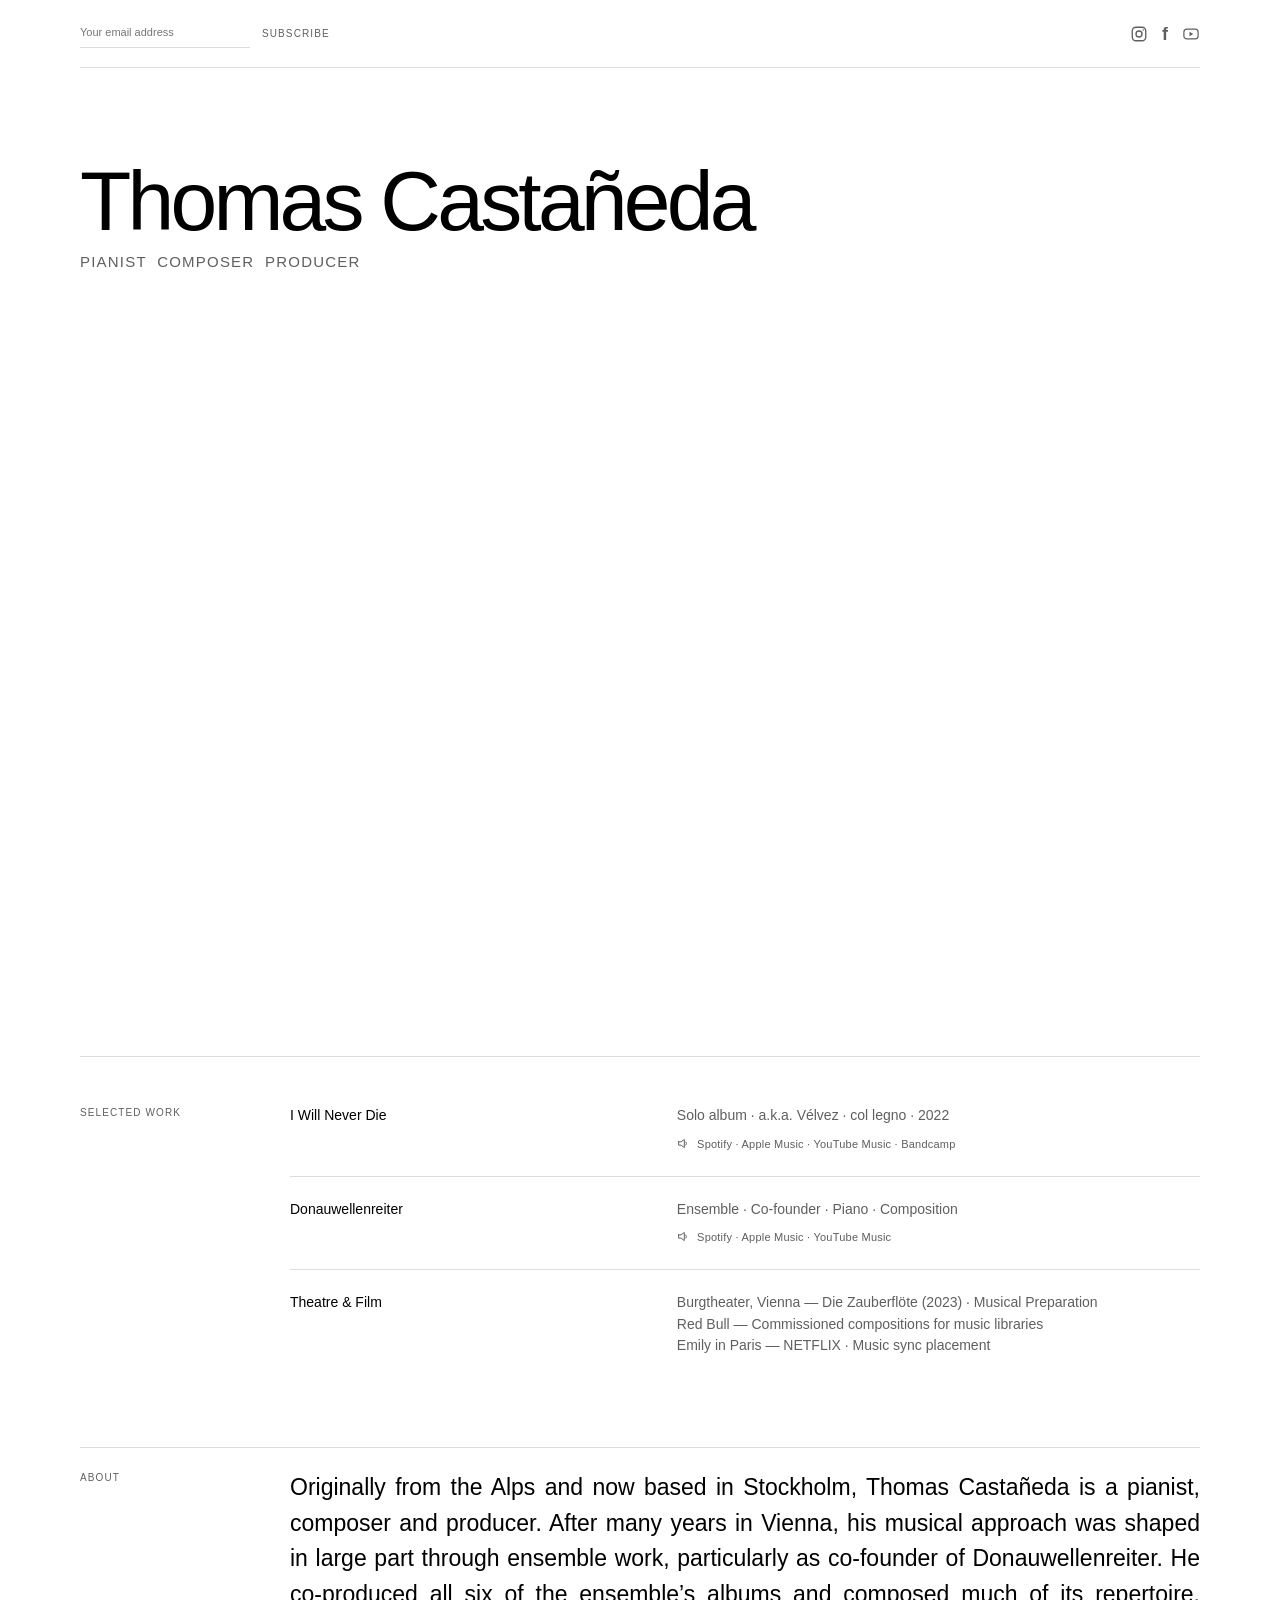
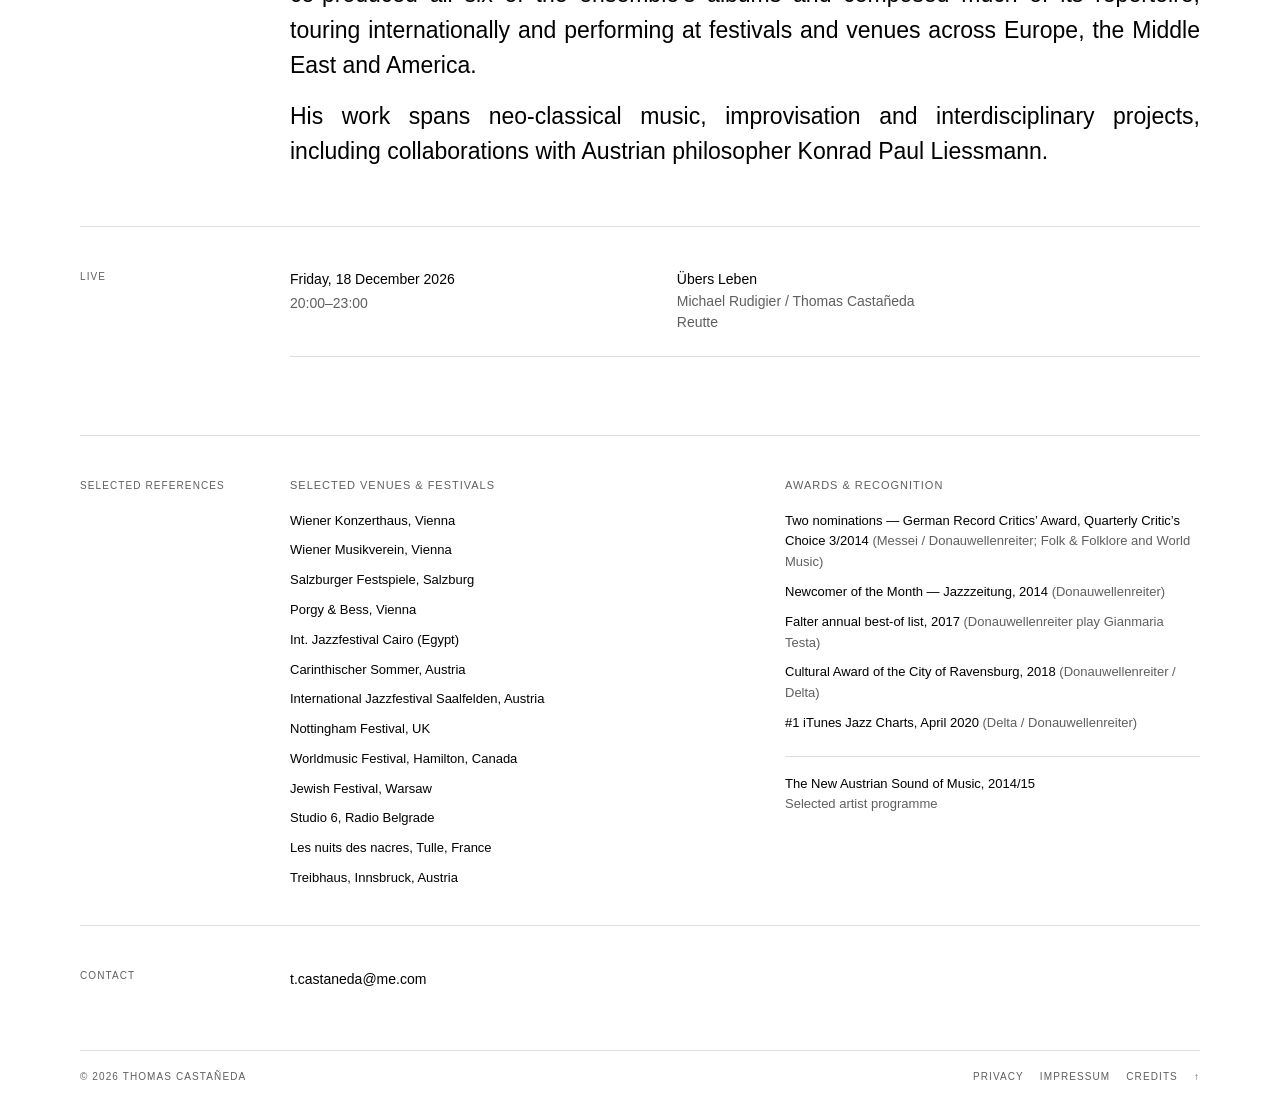
<file: index.html>
<!doctype html>
<html lang="en">
<head>
  <meta charset="utf-8">
  <meta name="viewport" content="width=device-width, initial-scale=1">
  <meta name="description" content="Thomas Castañeda — Pianist, Composer, Producer.">
  <title>Thomas Castañeda</title>
  <link rel="stylesheet" href="styles.css">
</head>
<body>
  <header class="header" id="top">
    <form class="newsletter-form" action="https://velvez.us10.list-manage.com/subscribe/post?u=10eafa0032c829d3c3b217165&amp;id=fcda5d1cf9&amp;f_id=009347e4f0" method="post" target="_blank">
      <label class="visually-hidden" for="newsletter-email">Email address</label>
      <input id="newsletter-email" type="email" name="EMAIL" placeholder="Your email address" required>
      <div aria-hidden="true" style="position:absolute;left:-5000px;">
        <input type="text" name="b_10eafa0032c829d3c3b217165_fcda5d1cf9" tabindex="-1" value="">
      </div>
      <button type="submit">Subscribe</button>
    </form>
    <div class="header-links">
      <div class="social-links" aria-label="Social media">
        <a href="https://www.instagram.com/thomas__castaneda/" target="_blank" rel="noopener noreferrer" aria-label="Instagram">
          <svg class="social-icon instagram-icon" viewBox="0 0 24 24" aria-hidden="true" focusable="false">
            <rect x="3" y="3" width="18" height="18" rx="5"></rect>
            <circle cx="12" cy="12" r="4"></circle>
            <circle class="instagram-dot" cx="17.5" cy="6.5" r="1"></circle>
          </svg>
        </a>
        <a href="https://www.facebook.com/share/1A1NjAuutL/?mibextid=wwXIfr" target="_blank" rel="noopener noreferrer" aria-label="Facebook">f</a>
        <a href="https://www.youtube.com/@thomas_castaneda" target="_blank" rel="noopener noreferrer" aria-label="YouTube">
          <svg class="social-icon youtube-icon" viewBox="0 0 24 24" aria-hidden="true" focusable="false">
            <rect x="2.5" y="5.5" width="19" height="13" rx="4"></rect>
            <path d="M10 9l5 3-5 3z" fill="currentColor" stroke="none"></path>
          </svg>
        </a>
      </div>
    </div>
  </header>

  <main>
    <section class="intro" aria-labelledby="artist-name">
      <div>
        <h1 id="artist-name">Thomas Castañeda</h1>
        <p class="roles">Pianist&nbsp;&nbsp;Composer&nbsp;&nbsp;Producer</p>
      </div>
      <div class="portrait video-frame main-video">
        <iframe src="https://www.youtube-nocookie.com/embed/ZRBR51esUcw?rel=0&amp;autoplay=1&amp;mute=1&amp;playsinline=1" title="Thomas Castañeda video" loading="eager" referrerpolicy="strict-origin-when-cross-origin" allow="accelerometer; autoplay; clipboard-write; encrypted-media; gyroscope; picture-in-picture; web-share" allowfullscreen></iframe>
      </div>
    </section>

    <section class="work" id="work">
      <h2>Selected work</h2>
      <div class="work-list">
        <div class="work-row">
          <span><em>I Will Never Die</em></span>
          <span class="work-details">
            Solo album · a.k.a. Vélvez · col legno · 2022
            <!-- Replace each PASTE_..._HERE value with the album's real URL. -->
            <small class="streaming-links"><svg class="audio-symbol" viewBox="0 0 16 16" aria-hidden="true" focusable="false"><path d="M2 6v4h3l4 3V3L5 6H2z"></path><path d="M11 6.2a3 3 0 0 1 0 3.6"></path></svg>
              <span class="streaming-link" data-url="https://open.spotify.com/album/0kf7p2pj3dYbKxQTlmtA3h">Spotify</span> ·
              <span class="streaming-link" data-url="https://music.apple.com/us/album/i-will-never-die/1615791599">Apple Music</span> ·
              <span class="streaming-link" data-url="https://music.youtube.com/browse/MPREb_s4MVzundbfX">YouTube Music</span> ·
              <span class="streaming-link" data-url="https://vlvez.bandcamp.com/album/i-will-never-die?label=3779965848&amp;tab=merch">Bandcamp</span>
            </small>
          </span>
        </div>
        <div class="work-row">
          <span>Donauwellenreiter</span>
          <span class="work-details">
            Ensemble · Co-founder · Piano · Composition
            <!-- Replace each PASTE_..._HERE value with the album's real URL. -->
            <small class="streaming-links"><svg class="audio-symbol" viewBox="0 0 16 16" aria-hidden="true" focusable="false"><path d="M2 6v4h3l4 3V3L5 6H2z"></path><path d="M11 6.2a3 3 0 0 1 0 3.6"></path></svg>
              <span class="streaming-link" data-url="https://open.spotify.com/artist/2P6MIlkFdX0Kh0b2Clp7xG">Spotify</span> ·
              <span class="streaming-link" data-url="https://music.apple.com/us/album/delta/1503269849">Apple Music</span> ·
              <span class="streaming-link" data-url="https://music.youtube.com/browse/MPREb_rW6gdsQK0rd">YouTube Music</span>
            </small>
          </span>
        </div>
        <div class="work-row"><span>Theatre &amp; Film</span><span>Burgtheater, Vienna — <em>Die Zauberflöte</em> (2023) · Musical Preparation<br>Red Bull — Commissioned compositions for music libraries<br><em>Emily in Paris</em> — NETFLIX · Music sync placement</span></div>
      </div>
    </section>

    <section class="about" id="about">
      <h2>About</h2>
      <div class="about-copy">
        <p>Originally from the Alps and now based in Stockholm, Thomas Castañeda is a pianist, composer and producer. After many years in Vienna, his musical approach was shaped in large part through ensemble work, particularly as co-founder of Donauwellenreiter. He co-produced all six of the ensemble’s albums and composed much of its repertoire, touring internationally and performing at festivals and venues across Europe, the Middle East and America.</p>
        <p>His work spans neo-classical music, improvisation and interdisciplinary projects, including collaborations with Austrian philosopher Konrad Paul Liessmann.</p>
      </div>
    </section>

    <section class="live" id="live" aria-labelledby="live-title">
      <h2 id="live-title">Live</h2>
      <div class="live-list">
        <article class="live-event">
          <div class="live-date">
            <time datetime="2026-12-18T20:00">Friday, 18 December 2026</time>
            <span>20:00–23:00</span>
          </div>
          <div class="live-details">
            <h3>Übers Leben</h3>
            <p>Michael Rudigier / Thomas Castañeda</p>
            <p>Reutte</p>
          </div>
        </article>
      </div>
    </section>

    <section class="references" id="references" aria-labelledby="references-title">
      <h2 id="references-title">Selected references</h2>
      <div class="references-grid">
        <div>
          <h3>Selected venues &amp; festivals</h3>
          <ul>
            <li>Wiener Konzerthaus, Vienna</li>
            <li>Wiener Musikverein, Vienna</li>
            <li>Salzburger Festspiele, Salzburg</li>
            <li>Porgy &amp; Bess, Vienna</li>
            <li>Int. Jazzfestival Cairo (Egypt)</li>
            <li>Carinthischer Sommer, Austria</li>
            <li>International Jazzfestival Saalfelden, Austria</li>
            <li>Nottingham Festival, UK</li>
            <li>Worldmusic Festival, Hamilton, Canada</li>
            <li>Jewish Festival, Warsaw</li>
            <li>Studio 6, Radio Belgrade</li>
            <li>Les nuits des nacres, Tulle, France</li>
            <li>Treibhaus, Innsbruck, Austria</li>
          </ul>
        </div>
        <div>
          <h3>Awards &amp; recognition</h3>
          <ul>
            <li>Two nominations — German Record Critics’ Award, Quarterly Critic’s Choice 3/2014 <span>(Messei / Donauwellenreiter; Folk &amp; Folklore and World Music)</span></li>
            <li>Newcomer of the Month — Jazzzeitung, 2014 <span>(Donauwellenreiter)</span></li>
            <li>Falter annual best-of list, 2017 <span>(Donauwellenreiter play Gianmaria Testa)</span></li>
            <li>Cultural Award of the City of Ravensburg, 2018 <span>(Donauwellenreiter / Delta)</span></li>
            <li>#1 iTunes Jazz Charts, April 2020 <span>(Delta / Donauwellenreiter)</span></li>
          </ul>
          <p class="programme">The New Austrian Sound of Music, 2014/15<br><span>Selected artist programme</span></p>
        </div>
      </div>
    </section>

    <footer class="contact" id="contact">
      <h2>Contact</h2>
      <div class="contact-links">
        <a href="mailto:t.castaneda@me.com">t.castaneda@me.com</a>
      </div>
    </footer>
  </main>

  <div class="footerline"><span>© <span id="year"></span> Thomas Castañeda</span><span class="footer-links"><a href="privacy.html">Privacy</a><a href="impressum.html">Impressum</a><a href="credits.html">Credits</a><a href="#top">↑</a></span></div>
  <script src="script.js"></script>
</body>
</html>
</file>
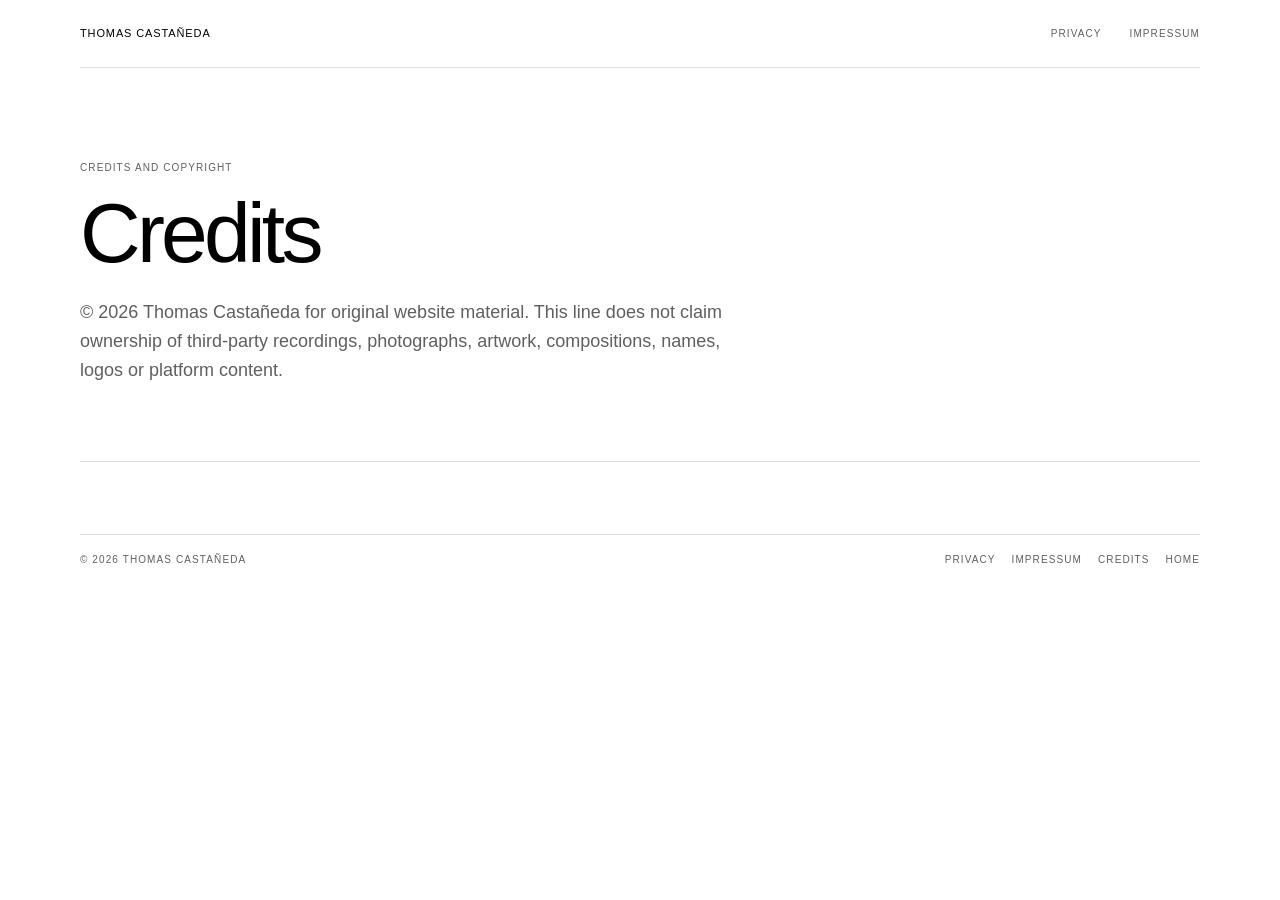
<file: credits.html>
<!doctype html>
<html lang="en">
<head>
  <meta charset="utf-8">
  <meta name="viewport" content="width=device-width, initial-scale=1">
  <meta name="description" content="Credits and copyright information for Thomas Castañeda’s website.">
  <title>Credits — Thomas Castañeda</title>
  <link rel="stylesheet" href="styles.css">
</head>
<body>
  <header class="header" id="top"><a class="name" href="index.html">Thomas Castañeda</a><nav aria-label="Legal pages"><a href="privacy.html">Privacy</a><a href="impressum.html">Impressum</a></nav></header>
  <main class="legal-page">
    <section class="legal-intro"><p class="eyebrow">Credits and copyright</p><h1>Credits</h1><p>© 2026 Thomas Castañeda for original website material. This line does not claim ownership of third-party recordings, photographs, artwork, compositions, names, logos or platform content.</p></section>
  </main>
  <footer class="footerline"><span>© <span id="year"></span> Thomas Castañeda</span><span class="footer-links"><a href="privacy.html">Privacy</a><a href="impressum.html">Impressum</a><a href="credits.html">Credits</a><a href="index.html">Home</a></span></footer>
  <script src="script.js"></script>
</body>
</html>
</file>
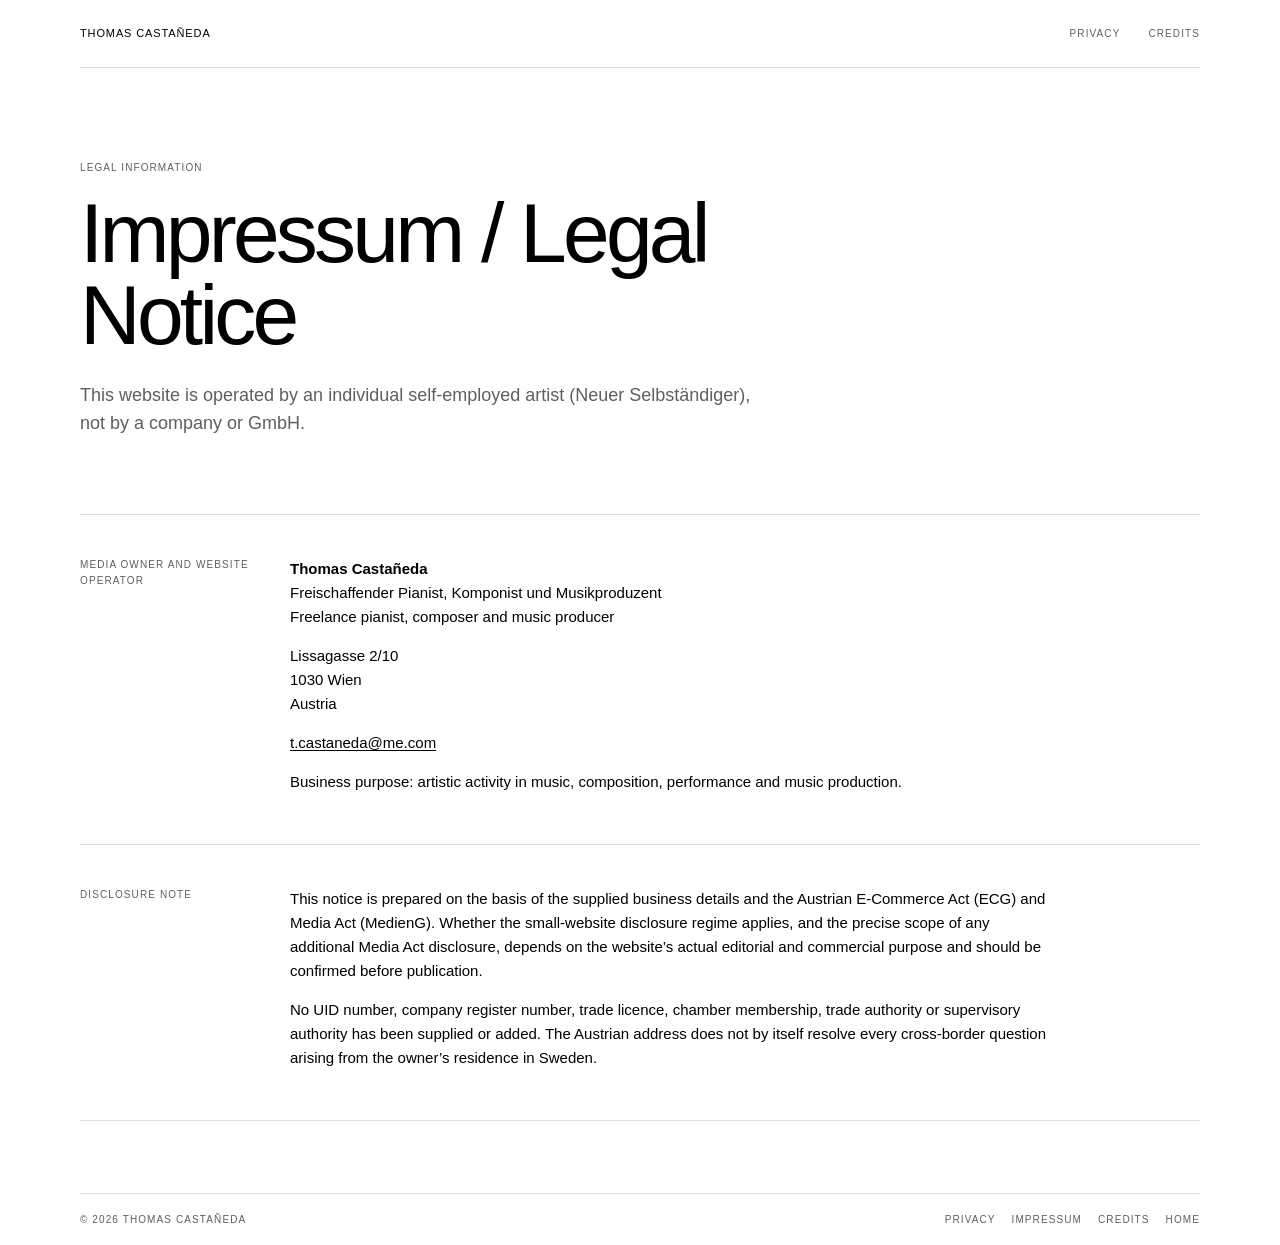
<file: impressum.html>
<!doctype html>
<html lang="en">
<head>
  <meta charset="utf-8">
  <meta name="viewport" content="width=device-width, initial-scale=1">
  <meta name="description" content="Impressum and legal notice for Thomas Castañeda.">
  <title>Impressum — Thomas Castañeda</title>
  <link rel="stylesheet" href="styles.css">
</head>
<body>
  <header class="header" id="top"><a class="name" href="index.html">Thomas Castañeda</a><nav aria-label="Legal pages"><a href="privacy.html">Privacy</a><a href="credits.html">Credits</a></nav></header>
  <main class="legal-page">
    <section class="legal-intro"><p class="eyebrow">Legal information</p><h1>Impressum / Legal Notice</h1><p>This website is operated by an individual self-employed artist (Neuer Selbständiger), not by a company or GmbH.</p></section>
    <section class="legal-section"><h2>Media owner and website operator</h2><div class="legal-copy"><p><strong>Thomas Castañeda</strong><br>Freischaffender Pianist, Komponist und Musikproduzent<br>Freelance pianist, composer and music producer</p><p>Lissagasse 2/10<br>1030 Wien<br>Austria</p><p><a href="mailto:t.castaneda@me.com">t.castaneda@me.com</a></p><p>Business purpose: artistic activity in music, composition, performance and music production.</p></div></section>
    <section class="legal-section"><h2>Disclosure note</h2><div class="legal-copy"><p>This notice is prepared on the basis of the supplied business details and the Austrian E-Commerce Act (ECG) and Media Act (MedienG). Whether the small-website disclosure regime applies, and the precise scope of any additional Media Act disclosure, depends on the website’s actual editorial and commercial purpose and should be confirmed before publication.</p><p>No UID number, company register number, trade licence, chamber membership, trade authority or supervisory authority has been supplied or added. The Austrian address does not by itself resolve every cross-border question arising from the owner’s residence in Sweden.</p></div></section>
  </main>
  <footer class="footerline"><span>© <span id="year"></span> Thomas Castañeda</span><span class="footer-links"><a href="privacy.html">Privacy</a><a href="impressum.html">Impressum</a><a href="credits.html">Credits</a><a href="index.html">Home</a></span></footer>
  <script src="script.js"></script>
</body>
</html>
</file>
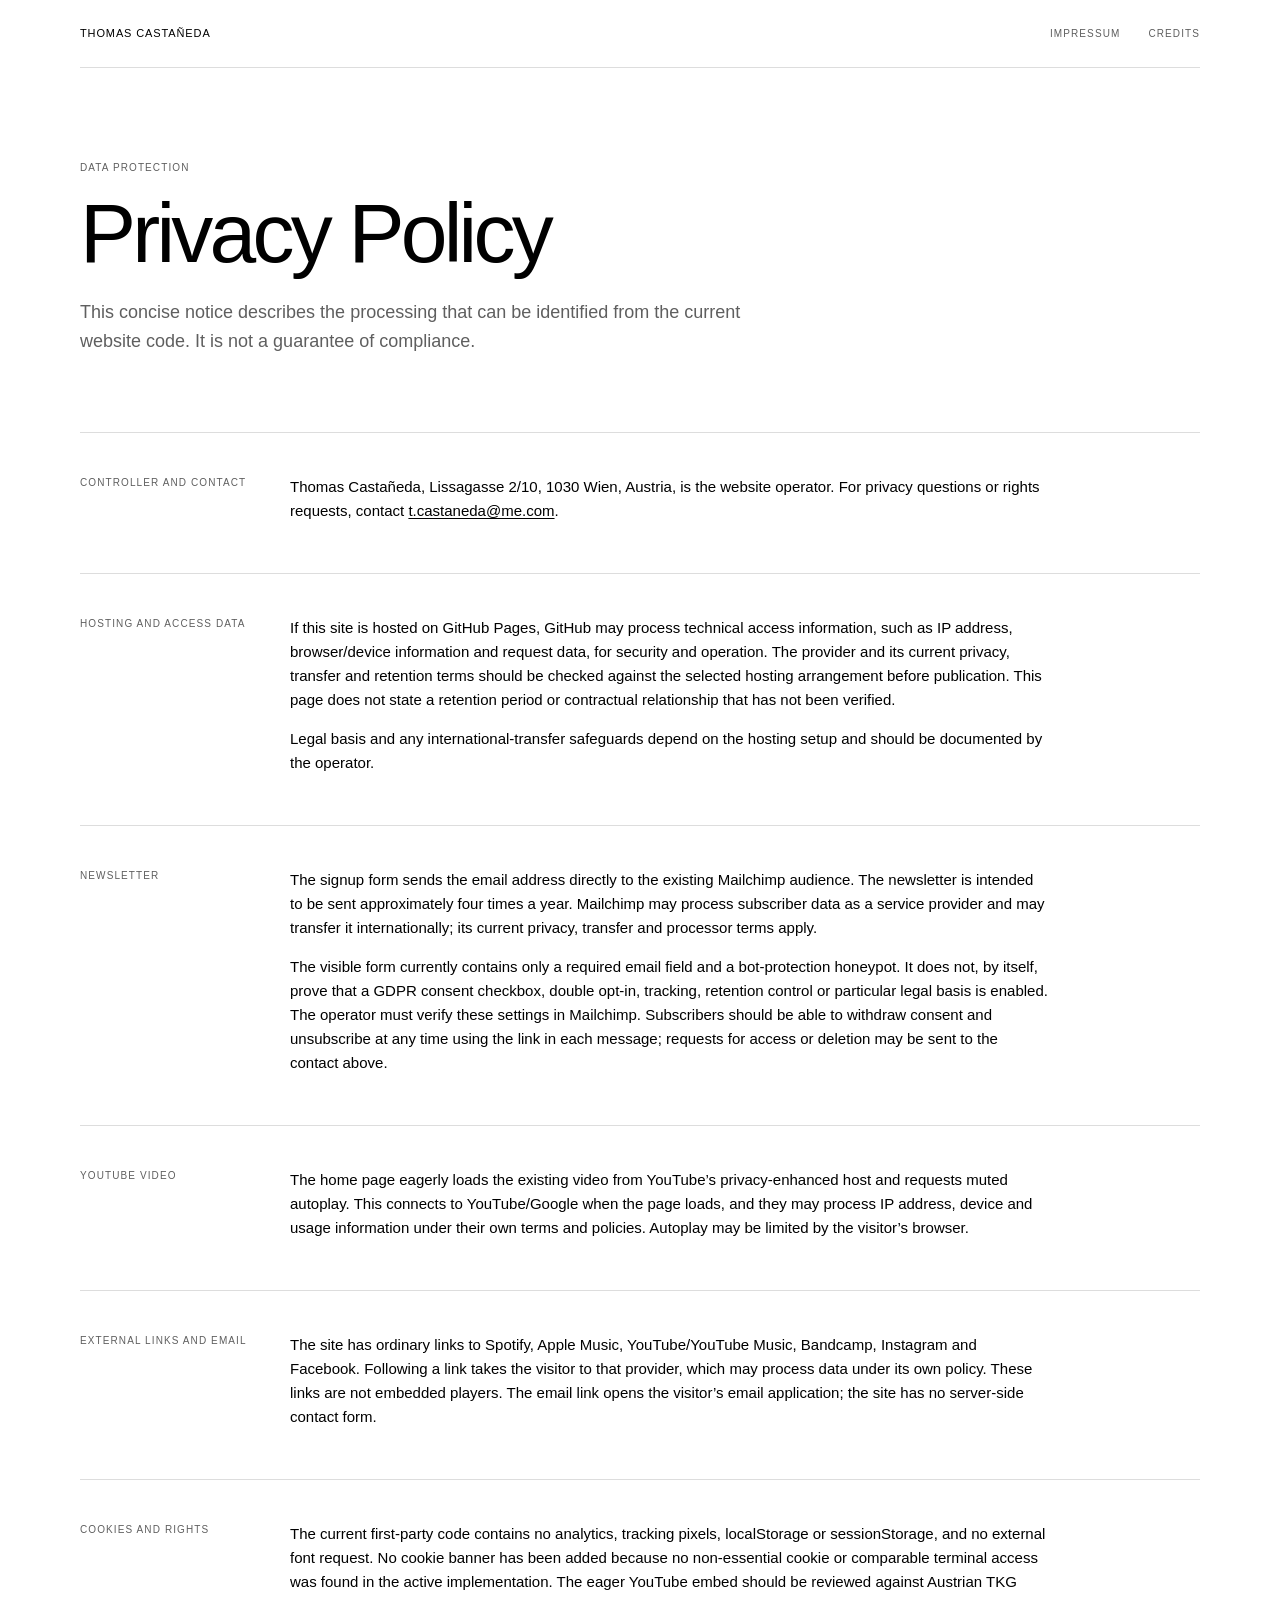
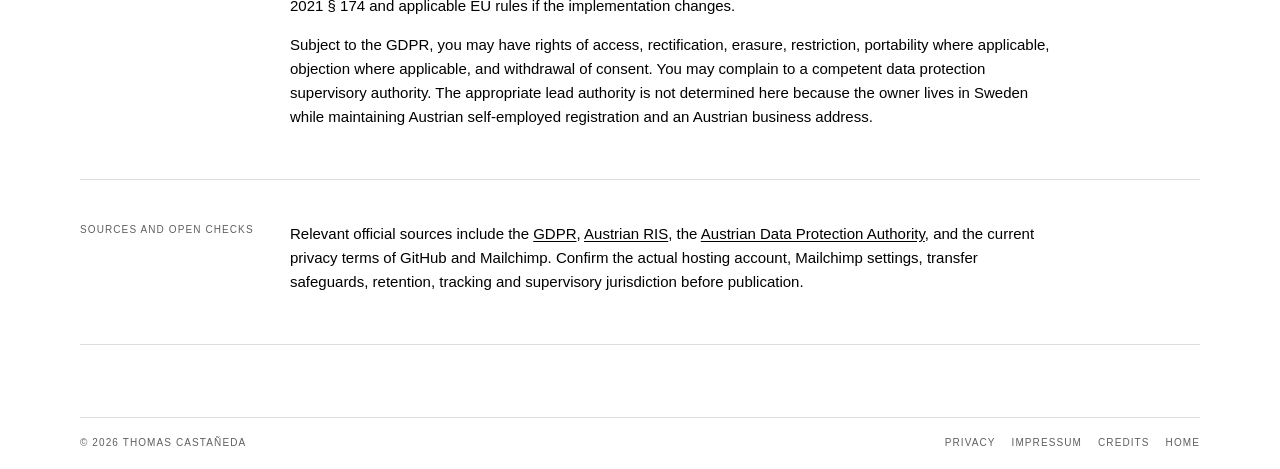
<file: privacy.html>
<!doctype html>
<html lang="en">
<head>
  <meta charset="utf-8">
  <meta name="viewport" content="width=device-width, initial-scale=1">
  <meta name="description" content="Privacy policy for Thomas Castañeda’s website.">
  <title>Privacy — Thomas Castañeda</title>
  <link rel="stylesheet" href="styles.css">
</head>
<body>
  <header class="header" id="top"><a class="name" href="index.html">Thomas Castañeda</a><nav aria-label="Legal pages"><a href="impressum.html">Impressum</a><a href="credits.html">Credits</a></nav></header>
  <main class="legal-page">
    <section class="legal-intro"><p class="eyebrow">Data protection</p><h1>Privacy Policy</h1><p>This concise notice describes the processing that can be identified from the current website code. It is not a guarantee of compliance.</p></section>
    <section class="legal-section"><h2>Controller and contact</h2><div class="legal-copy"><p>Thomas Castañeda, Lissagasse 2/10, 1030 Wien, Austria, is the website operator. For privacy questions or rights requests, contact <a href="mailto:t.castaneda@me.com">t.castaneda@me.com</a>.</p></div></section>
    <section class="legal-section"><h2>Hosting and access data</h2><div class="legal-copy"><p>If this site is hosted on GitHub Pages, GitHub may process technical access information, such as IP address, browser/device information and request data, for security and operation. The provider and its current privacy, transfer and retention terms should be checked against the selected hosting arrangement before publication. This page does not state a retention period or contractual relationship that has not been verified.</p><p>Legal basis and any international-transfer safeguards depend on the hosting setup and should be documented by the operator.</p></div></section>
    <section class="legal-section"><h2>Newsletter</h2><div class="legal-copy"><p>The signup form sends the email address directly to the existing Mailchimp audience. The newsletter is intended to be sent approximately four times a year. Mailchimp may process subscriber data as a service provider and may transfer it internationally; its current privacy, transfer and processor terms apply.</p><p>The visible form currently contains only a required email field and a bot-protection honeypot. It does not, by itself, prove that a GDPR consent checkbox, double opt-in, tracking, retention control or particular legal basis is enabled. The operator must verify these settings in Mailchimp. Subscribers should be able to withdraw consent and unsubscribe at any time using the link in each message; requests for access or deletion may be sent to the contact above.</p></div></section>
    <section class="legal-section"><h2>YouTube video</h2><div class="legal-copy"><p>The home page eagerly loads the existing video from YouTube’s privacy-enhanced host and requests muted autoplay. This connects to YouTube/Google when the page loads, and they may process IP address, device and usage information under their own terms and policies. Autoplay may be limited by the visitor’s browser.</p></div></section>
    <section class="legal-section"><h2>External links and email</h2><div class="legal-copy"><p>The site has ordinary links to Spotify, Apple Music, YouTube/YouTube Music, Bandcamp, Instagram and Facebook. Following a link takes the visitor to that provider, which may process data under its own policy. These links are not embedded players. The email link opens the visitor’s email application; the site has no server-side contact form.</p></div></section>
    <section class="legal-section"><h2>Cookies and rights</h2><div class="legal-copy"><p>The current first-party code contains no analytics, tracking pixels, localStorage or sessionStorage, and no external font request. No cookie banner has been added because no non-essential cookie or comparable terminal access was found in the active implementation. The eager YouTube embed should be reviewed against Austrian TKG 2021 § 174 and applicable EU rules if the implementation changes.</p><p>Subject to the GDPR, you may have rights of access, rectification, erasure, restriction, portability where applicable, objection where applicable, and withdrawal of consent. You may complain to a competent data protection supervisory authority. The appropriate lead authority is not determined here because the owner lives in Sweden while maintaining Austrian self-employed registration and an Austrian business address.</p></div></section>
    <section class="legal-section"><h2>Sources and open checks</h2><div class="legal-copy"><p>Relevant official sources include the <a href="https://eur-lex.europa.eu/eli/reg/2016/679/oj" target="_blank" rel="noopener noreferrer">GDPR</a>, <a href="https://www.ris.bka.gv.at/" target="_blank" rel="noopener noreferrer">Austrian RIS</a>, the <a href="https://www.dsb.gv.at/" target="_blank" rel="noopener noreferrer">Austrian Data Protection Authority</a>, and the current privacy terms of GitHub and Mailchimp. Confirm the actual hosting account, Mailchimp settings, transfer safeguards, retention, tracking and supervisory jurisdiction before publication.</p></div></section>
  </main>
  <footer class="footerline"><span>© <span id="year"></span> Thomas Castañeda</span><span class="footer-links"><a href="privacy.html">Privacy</a><a href="impressum.html">Impressum</a><a href="credits.html">Credits</a><a href="index.html">Home</a></span></footer>
  <script src="script.js"></script>
</body>
</html>
</file>
<file: styles.css>
* { box-sizing: border-box; }
:root {
  --paper: #ffffff;
  --ink: #000000;
  --muted: #5f5f5f;
  --rule: #dddddd;
  --page: 1120px;
  --label-width: 180px;
  --column-gap: 30px;
  --small-size: 11px;
}
html { scroll-behavior: smooth; }
body {
  margin: 0;
  background: var(--paper);
  color: var(--ink);
  font-family: "Avenir Next", Avenir, -apple-system, BlinkMacSystemFont, "Segoe UI", sans-serif;
  font-weight: 400;
  font-size: 15px;
  line-height: 1.6;
  -webkit-font-smoothing: antialiased;
}
a { color: inherit; text-decoration: none; }
.header, main, .footerline {
  width: min(var(--page), calc(100% - 80px));
  margin-inline: auto;
}
.header {
  min-height: 68px;
  display: flex;
  align-items: center;
  justify-content: space-between;
  gap: 24px;
  border-bottom: 1px solid var(--rule);
}
.newsletter-form { display: flex; align-items: center; gap: 12px; }
.newsletter-note { margin: 0 0 0 auto; color: var(--muted); font-size: 10px; line-height: 1.4; }
.newsletter-note a, .video-placeholder a { text-decoration: underline; text-underline-offset: 2px; }
.newsletter-form input {
  width: 170px;
  padding: 5px 0;
  border: 0;
  border-bottom: 1px solid var(--rule);
  border-radius: 0;
  outline: 0;
  background: transparent;
  color: var(--ink);
  font: inherit;
  font-size: 11px;
}
.newsletter-form input:focus { border-bottom-color: var(--ink); }
.newsletter-form button {
  padding: 0;
  border: 0;
  background: transparent;
  color: var(--muted);
  cursor: pointer;
  font: inherit;
  font-size: 10px;
  letter-spacing: .11em;
  text-transform: uppercase;
}
.newsletter-form button:hover { color: var(--ink); }
.visually-hidden {
  position: absolute;
  width: 1px;
  height: 1px;
  padding: 0;
  margin: -1px;
  overflow: hidden;
  clip: rect(0, 0, 0, 0);
  white-space: nowrap;
  border: 0;
}
.header-links { display: flex; align-items: center; gap: 32px; }
.name { font-size: var(--small-size); font-weight: 500; letter-spacing: .08em; text-transform: uppercase; }
nav { display: flex; gap: 28px; }
nav a, h2, .footerline {
  font-size: 10px;
  letter-spacing: .11em;
  text-transform: uppercase;
}
nav a, .footerline { color: var(--muted); }
nav a:hover, .footerline a:hover { color: var(--ink); }
.intro { padding: 92px 0 104px; }
h1 {
  margin: 0 0 8px;
  font-family: inherit;
  font-weight: 300;
  font-size: clamp(50px, 7vw, 84px);
  letter-spacing: -.045em;
  line-height: .98;
}
.roles { margin: 0; color: var(--muted); font-size: 15px; letter-spacing: .08em; text-transform: uppercase; }
.portrait {
  display: block;
  width: 100%;
  max-height: 590px;
  margin-top: 48px;
  object-fit: cover;
  object-position: center 72%;
}
.main-video {
  max-height: none;
  aspect-ratio: 16 / 9;
  overflow: hidden;
}
.photo-credit {
  margin: 8px 0 0;
  color: var(--muted);
  font-size: 9px;
  letter-spacing: .08em;
}
h2 { font-weight: 500; margin: 0; color: var(--muted); }
.work, .about, .live, .contact {
  display: grid;
  grid-template-columns: var(--label-width) minmax(0, 1fr);
  gap: var(--column-gap);
  align-items: start;
  padding: 42px 0 56px;
  border-top: 1px solid var(--rule);
}
.work {
  padding-top: 48px;
  padding-bottom: 68px;
}
.video-feature {
  display: grid;
  grid-template-columns: var(--label-width) minmax(0, 1fr);
  gap: var(--column-gap);
  padding: 29px 0 38px;
  border-top: 1px solid var(--rule);
}
.video-frame {
  width: 100%;
  aspect-ratio: 16 / 9;
  background: transparent;
}
.video-frame iframe {
  display: block;
  width: 100%;
  height: 100%;
  border: 0;
}
.video-placeholder {
  width: 100%;
  height: 100%;
  display: grid;
  place-content: center;
  gap: 8px;
  padding: 24px;
  border: 0;
  background: #f5f5f5;
  color: var(--ink);
  cursor: pointer;
  font: inherit;
  text-align: center;
}
.video-placeholder span { font-size: 13px; letter-spacing: .11em; text-transform: uppercase; }
.video-placeholder small { max-width: 420px; color: var(--muted); font-size: 11px; line-height: 1.5; }
.main-video-link {
  margin: 10px 0 0;
  font-size: 10px;
  letter-spacing: .08em;
  text-transform: uppercase;
}
.main-video-link a { color: var(--muted); }
.main-video-link a:hover { color: var(--ink); }
.references {
  display: grid;
  grid-template-columns: var(--label-width) minmax(0, 1fr);
  gap: var(--column-gap);
  align-items: start;
  padding: 42px 0 36px;
  border-top: 1px solid var(--rule);
}
.references-grid {
  display: grid;
  grid-template-columns: repeat(2, minmax(0, 1fr));
  gap: 80px;
  align-items: start;
}
.references h3 {
  margin: 0 0 17px;
  color: var(--muted);
  font-size: var(--small-size);
  font-weight: 500;
  letter-spacing: .09em;
  line-height: 1.4;
  text-transform: uppercase;
}
.references ul {
  display: grid;
  gap: 9px;
  margin: 0;
  padding: 0;
  list-style: none;
  font-size: 13px;
  line-height: 1.6;
}
.references li span, .programme span { color: var(--muted); }
.programme {
  margin: 22px 0 0;
  padding-top: 17px;
  border-top: 1px solid var(--rule);
  font-size: 13px;
  line-height: 1.6;
}
.about { padding-top: 22px; }
.about-copy { width: 100%; display: grid; gap: 1em; }
.live-list { width: 100%; }
.live-event {
  display: grid;
  grid-template-columns: minmax(0, .8fr) minmax(0, 1.2fr);
  gap: 38px;
  padding: 0 0 22px;
  margin: 0 0 22px;
  border-bottom: 1px solid var(--rule);
  font-size: 14px;
  line-height: 1.55;
  align-items: baseline;
}
.live-event h3, .live-event p { margin: 0; font: inherit; }
.live-date { color: var(--ink); }
.live-date span { color: var(--muted); }
.live-details { color: var(--muted); }
.live-date { display: grid; gap: 2px; }
.live-details h3 { color: var(--ink); }
.work-list { width: 100%; }
.work-row {
  display: grid;
  grid-template-columns: minmax(0, .8fr) minmax(0, 1.2fr);
  gap: 38px;
  padding: 0 0 22px;
  margin: 0 0 22px;
  border-bottom: 1px solid var(--rule);
  font-size: 14px;
  line-height: 1.55;
  align-items: baseline;
}
.work-row:last-child { margin-bottom: 0; border-bottom: 0; }
.work-row span:last-child { color: var(--muted); }
.work-row em { font-family: inherit; font-size: inherit; font-style: normal; font-weight: 400; }
.streaming-links {
  display: block;
  margin-top: 9px;
  font-size: 11px;
  font-weight: 400;
  letter-spacing: .02em;
  line-height: 1.6;
}
.streaming-link { color: inherit; }
.audio-symbol { display: inline-block; width: 13px; height: 13px; margin-right: 4px; vertical-align: -2px; fill: none; stroke: currentColor; stroke-width: 1.2; stroke-linecap: round; stroke-linejoin: round; }
.streaming-links a { color: inherit; text-decoration: none; }
.streaming-links a:hover { color: var(--ink); }
.about p {
  width: 100%;
  margin: 0;
  justify-self: start;
  font-family: inherit;
  font-size: clamp(18px, 2vw, 23px);
  line-height: 1.55;
  text-align: justify;
  text-wrap: pretty;
}
.about strong { font-weight: 500; }
.contact { padding-bottom: 60px; }
 .contact a { font-size: 14px; text-decoration: none; }
.contact-links { display: flex; flex-direction: column; align-items: flex-start; gap: 10px; }
.social-links { display: flex; align-items: center; gap: 16px; }
.header .social-links { gap: 14px; }
.social-links a { color: var(--muted); line-height: 1; }
.social-links a:hover { color: var(--ink); }
.social-icon { display: block; width: 18px; height: 18px; fill: none; stroke: currentColor; stroke-width: 1.8; }
.instagram-dot { fill: currentColor; stroke: none; }
.social-links a[aria-label="Facebook"] { font-family: Arial, sans-serif; font-size: 18px; font-weight: 700; }
.youtube-icon { stroke-width: 1.6; }
.footerline {
  min-height: 52px;
  display: flex;
  align-items: center;
  justify-content: space-between;
  border-top: 1px solid var(--rule);
  font-size: 10px;
}
.footer-links { display: flex; align-items: center; gap: 16px; }
.legal-page { padding-bottom: 72px; }
.legal-intro { padding: 92px 0 76px; border-bottom: 1px solid var(--rule); }
.legal-intro h1 { max-width: 800px; }
.legal-intro > p:last-child { max-width: 680px; margin: 24px 0 0; color: var(--muted); font-size: 18px; }
.eyebrow { margin: 0 0 16px; color: var(--muted); font-size: 10px; letter-spacing: .11em; text-transform: uppercase; }
.legal-section { display: grid; grid-template-columns: var(--label-width) minmax(0, 1fr); gap: var(--column-gap); padding: 42px 0 50px; border-bottom: 1px solid var(--rule); }
.legal-section h2 { margin: 0; }
.legal-copy { max-width: 760px; font-size: 15px; }
.legal-copy p { margin: 0 0 1em; }
.legal-copy p:last-child { margin-bottom: 0; }
.legal-copy a { text-decoration: underline; text-underline-offset: 2px; }
.legal-copy ul { margin: 0 0 1em; padding-left: 1.2em; }
.legal-copy li + li { margin-top: .8em; }
.legal-copy code { font-size: .9em; overflow-wrap: anywhere; }
@media (max-width: 650px) {
  .header, main, .footerline { width: calc(100% - 40px); }
  .header { min-height: 68px; flex-wrap: wrap; padding: 14px 0; }
  .newsletter-form input { width: 145px; }
  .newsletter-note { flex: 1 0 100%; margin: -4px 0 0; }
  .header-links { gap: 18px; }
  nav { gap: 15px; }
  nav a { font-size: 11px; }
  .intro { padding: 64px 0 70px; }
  .portrait { margin-top: 34px; max-height: none; }
  .main-video { aspect-ratio: 16 / 9; }
  .work, .references, .about, .live, .contact { grid-template-columns: 1fr; gap: 26px; padding: 34px 0 42px; }
  .legal-intro { padding: 64px 0 52px; }
  .legal-section { grid-template-columns: 1fr; gap: 18px; padding: 34px 0 42px; }
  .work { padding-top: 38px; padding-bottom: 48px; }
  .references { padding-bottom: 30px; }
  .about { padding-top: 24px; }
  .live-event { grid-template-columns: 1fr; gap: 8px; padding-bottom: 17px; margin-bottom: 17px; }
  .references-grid { grid-template-columns: 1fr; gap: 44px; }
  .work-row { grid-template-columns: 1fr; gap: 8px; padding-bottom: 17px; margin-bottom: 17px; }
  .about p { font-size: 20px; }
  .footer-links { gap: 10px; }
}
@media (max-width: 380px) {
  .name { font-size: 13px; }
  .newsletter-form { gap: 8px; }
  .newsletter-form input { width: 125px; }
  nav { gap: 10px; }
  nav a { font-size: 10px; }
}
</file>
